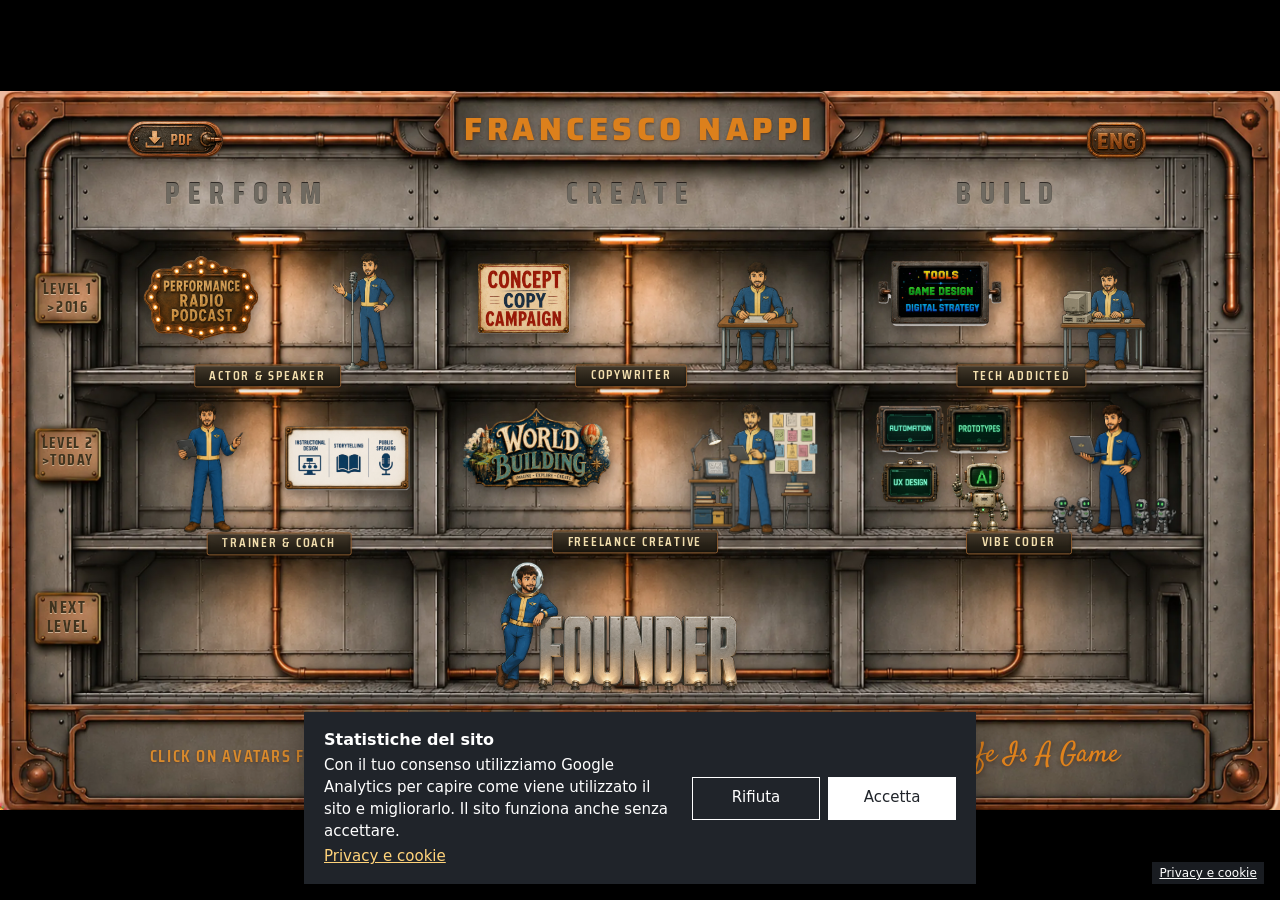
<file: index.html>
<!DOCTYPE html>
<html lang="it" class="loading">
<head>
  <meta charset="UTF-8" />
  <meta name="viewport" content="width=device-width, initial-scale=1.0, viewport-fit=cover" />
  <title>Francesco Nappi | Creative, Trainer, Copywriter e Founder</title>
  <meta name="description" content="Portfolio e CV interattivo di Francesco Nappi: creative, formatore di storytelling e public speaking, copywriter, speaker, vibe coder e founder di Virtòó." />
  <link rel="canonical" href="https://franappi.com/" />
  <meta property="og:type" content="website" />
  <meta property="og:url" content="https://franappi.com/" />
  <meta property="og:title" content="Francesco Nappi | Creative, Trainer, Copywriter e Founder" />
  <meta property="og:description" content="Portfolio e CV interattivo di Francesco Nappi." />
  <link rel="preload" as="image" href="assets/backgrounds/dashboard-desktop-v2.webp" media="(min-width: 821px) and (orientation: landscape)" fetchpriority="high" />
  <link rel="preload" as="image" href="assets/backgrounds/dashboard-mobile-v4.webp" media="(max-width: 820px), (orientation: portrait)" fetchpriority="high" />
  <script>window.setTimeout(function () { document.documentElement.classList.remove("loading"); }, 3000);</script>
  <script type="application/ld+json">
  {
    "@context": "https://schema.org",
    "@type": "ProfilePage",
    "url": "https://franappi.com/",
    "name": "Francesco Nappi | Creative, Trainer, Copywriter e Founder",
    "mainEntity": {
      "@type": "Person",
      "name": "Francesco Nappi",
      "url": "https://franappi.com/",
      "jobTitle": ["Creative", "Trainer", "Copywriter", "Speaker", "Founder"],
      "sameAs": ["https://www.linkedin.com/in/franappi", "https://github.com/napukisan"]
    }
  }
  </script>

  <link rel="icon" type="image/png" href="assets/favicon.png" />

  <!-- Fonts: Saira (display) · Saira Condensed (labels) · Zilla Slab (body) · Satisfy (payoff) -->
  <link rel="preconnect" href="https://fonts.googleapis.com" />
  <link rel="preconnect" href="https://fonts.gstatic.com" crossorigin />
  <link href="https://fonts.googleapis.com/css2?family=Saira:wght@500;600;700;800&family=Saira+Condensed:wght@500;600;700&family=Zilla+Slab:ital,wght@0,400;0,500;0,600;1,400&family=Satisfy&display=swap" rel="stylesheet" />

  <link rel="stylesheet" href="styles.css" />
  <link rel="stylesheet" href="analytics-consent.css" />
</head>
<body>

  <div class="scene">
    <main class="stage" id="stage" data-screen-label="Vault Dashboard" aria-label="Life Is A Game — dashboard">

      <!-- HEADER · nome (layer HTML sul pannello superiore) -->
      <header class="name-plate">
        <h1 class="name" id="name">FRANCESCO NAPPI</h1>
      </header>

      <!-- MENU wrapper (display:contents): lang + CV mantengono le proprie posizioni -->
      <div class="hmenu" id="hmenu">
        <!-- LANGUAGE SWITCH -->
        <div class="lang" role="group" aria-label="Language">
          <button class="lang__btn" id="langIt" type="button" lang="it" aria-label="Italiano">IT</button>
          <span class="lang__sep" aria-hidden="true">/</span>
          <button class="lang__btn" id="langEn" type="button" lang="en" aria-label="English">EN</button>
          <button class="lang__toggle" id="langToggle" type="button" aria-label="Cambia lingua">ITA</button>
        </div>
        <!-- CV -->
        <a class="dossier-btn is-off" id="dossierBtn" href="#" aria-disabled="true">
          <span class="dossier-btn__glyph" aria-hidden="true">▼</span>
          <span class="dossier-btn__label" id="dossierLabel">CV completo (PDF)</span>
        </a>
      </div>

      <!-- TIER PLATES (solo desktop, targhette a sinistra) -->
      <div class="tiers" aria-hidden="true">
        <span class="tierplate" data-tier="play">LEVEL 1 &gt;2016</span>
        <span class="tierplate" data-tier="evolve">LEVEL 2 &gt;TODAY</span>
        <span class="tierplate" data-tier="unlock">NEXT LEVEL</span>
      </div>

      <!-- ROW HEADERS (solo mobile: targhette verticali a sinistra) -->
      <div class="rowheads" aria-hidden="true">
        <span class="rowhead" data-r="play">LEVEL 1</span>
        <span class="rowhead" data-r="evolve">LEVEL 2</span>
        <span class="rowhead" data-r="unlock">NEXT</span>
      </div>

      <!-- COLUMN HEADERS (PERFORM / CREATE / BUILD, incisi sul metallo) -->
      <div class="cols" id="cols" aria-hidden="true"></div>

      <!-- SKILL SIGNS (insegne cliccabili, generate su coordinate di data.js) -->
      <div class="signs" id="signs"></div>

      <!-- ROLE LABELS (targhette sul bordo del pavimento) -->
      <div class="labels" id="labels"></div>

      <!-- RUOLI (7 hotspot generati da script.js su coordinate di data.js) -->
      <nav class="roles" id="roles" aria-label="Ruoli"></nav>

      <!-- FOOTER · hotspot sui bottoni social dipinti nella dashboard -->
      <nav class="socials" aria-label="Contatti e social">
        <a class="social" id="socLinkedin" data-soc="linkedin" target="_blank" rel="noopener noreferrer" aria-label="LinkedIn"><img class="social__icon" src="assets/social/linkedin.webp" alt="" draggable="false" /></a>
        <a class="social" id="socGithub" data-soc="github" target="_blank" rel="noopener noreferrer" aria-label="GitHub"><img class="social__icon" src="assets/social/github.webp" alt="" draggable="false" /></a>
        <a class="social" id="socEmail" data-soc="email" aria-label="Email"><img class="social__icon" src="assets/social/email.webp" alt="" draggable="false" /></a>
      </nav>

      <!-- BOTTOM BAR · mail/payoff (il CV è ora nel menu hamburger) -->
      <p class="bar-mail" id="barMail">CLICK ON AVATARS FOR DETAILS</p>
      <p class="payoff">Life Is A Game</p>

      <nav class="visually-hidden-focusable" aria-label="Versioni testuali">
        <a class="profile-link" id="profileLinkIt" data-lang="it" href="profilo.html">Versione testuale</a>
        <a class="profile-link" id="profileLinkEn" data-lang="en" href="profile.html" lang="en">Text version</a>
      </nav>

      <!-- ROBOTTINO AI (decorativo, solo mobile, accanto al vibe coder) -->

    </main>
  </div>

  <!-- ============= POPUP / DOSSIER ============= -->
  <div class="modal" id="modal" hidden data-screen-label="Role Dossier">
    <div class="modal__backdrop" data-close="1"></div>
    <article class="dossier" role="dialog" aria-modal="true" aria-labelledby="dTitle">
      <header class="dossier__head">
        <div class="dossier__id">
          <span class="dossier__tier" id="dTier">TIER 01 · PLAY</span>
          <h2 class="dossier__title" id="dTitle">Role</h2>
        </div>
        <span class="dossier__file" id="dFile">FILE 1/7</span>
        <button class="dossier__close" id="dClose" type="button" data-close="1" aria-label="Chiudi">✕</button>
      </header>
      <div class="dossier__body" id="dBody"><!-- contenuto generato --></div>
    </article>
  </div>

  <noscript>
    <div class="nojs">
      <p><strong>FRANCESCO NAPPI — Life Is A Game.</strong><br />
      Questo CV interattivo richiede JavaScript. In alternativa:
      Il CV completo (PDF) sarà disponibile prossimamente.</p>
    </div>
  </noscript>

  <script src="data.js"></script>
  <script src="script.js"></script><script src="analytics-consent.js"></script>
</body>
</html>
</file>
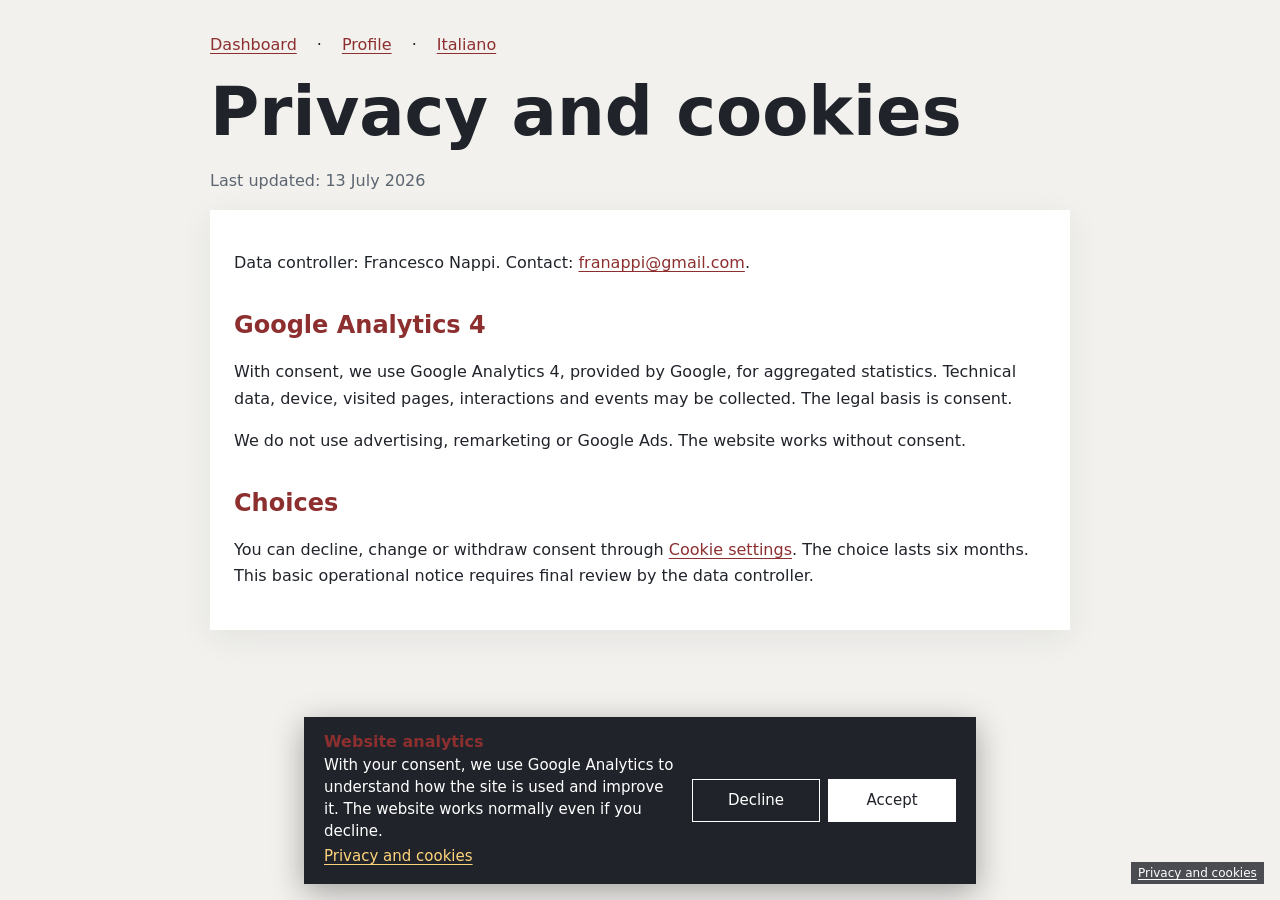
<file: privacy-en.html>
<!doctype html><html lang="en"><head><meta charset="utf-8"><meta name="viewport" content="width=device-width,initial-scale=1"><title>Privacy and cookies | Francesco Nappi</title><meta name="description" content="Privacy and cookie information for franappi.com."><meta name="robots" content="noindex,follow"><link rel="canonical" href="https://franappi.com/privacy-en.html"><link rel="alternate" hreflang="it" href="https://franappi.com/privacy.html"><link rel="alternate" hreflang="en" href="https://franappi.com/privacy-en.html"><link rel="stylesheet" href="profile.css"><link rel="stylesheet" href="analytics-consent.css"></head><body><main class="page"><nav><a href="/">Dashboard</a> · <a href="profile.html">Profile</a> · <a href="privacy.html">Italiano</a></nav><h1>Privacy and cookies</h1><p class="meta">Last updated: 13 July 2026</p><article class="paper"><p>Data controller: Francesco Nappi. Contact: <a href="mailto:franappi@gmail.com">franappi@gmail.com</a>.</p><h2>Google Analytics 4</h2><p>With consent, we use Google Analytics 4, provided by Google, for aggregated statistics. Technical data, device, visited pages, interactions and events may be collected. The legal basis is consent.</p><p>We do not use advertising, remarketing or Google Ads. The website works without consent.</p><h2>Choices</h2><p>You can decline, change or withdraw consent through <a href="#" data-analytics-preferences="1">Cookie settings</a>. The choice lasts six months. This basic operational notice requires final review by the data controller.</p></article></main><script src="analytics-consent.js"></script></body></html>
</file>
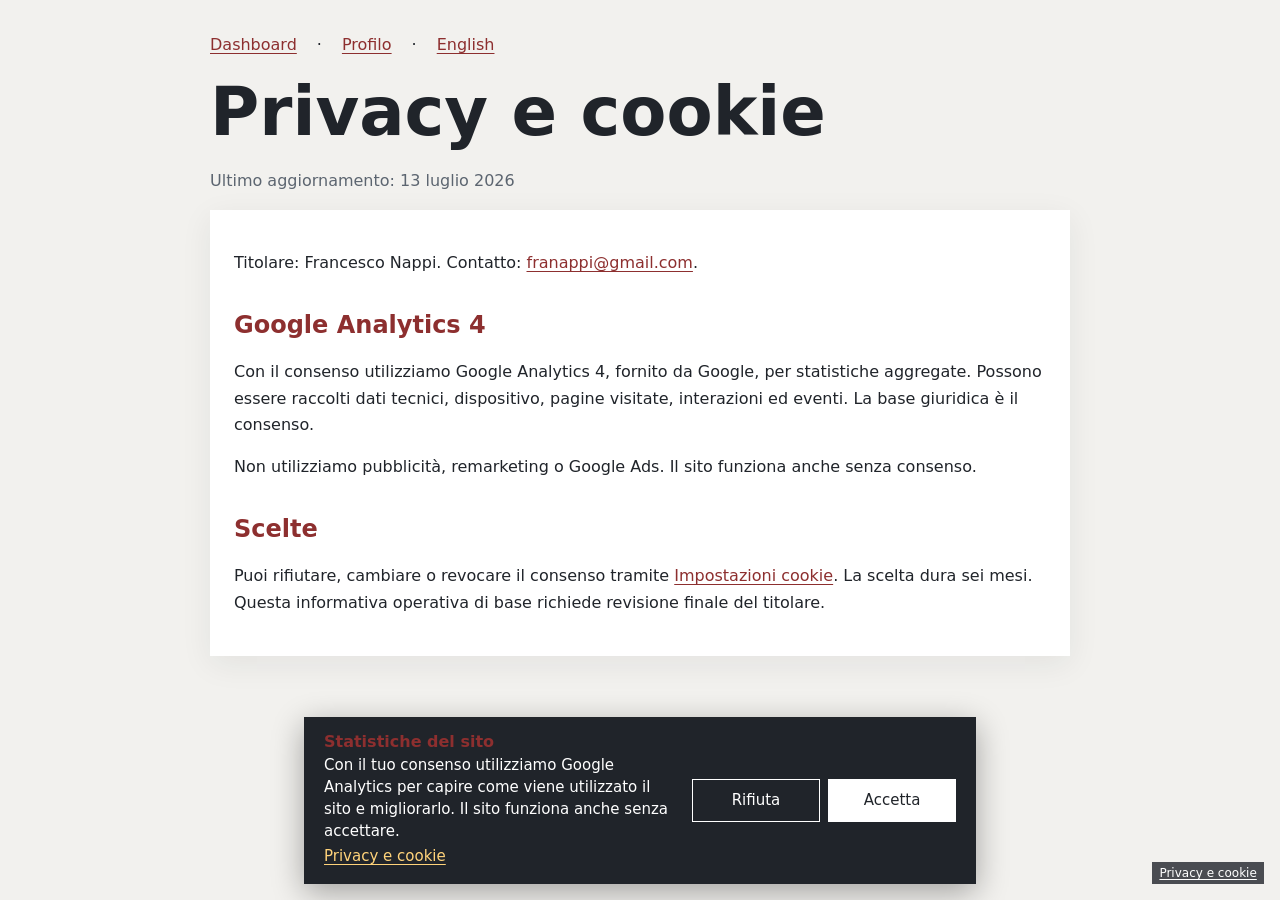
<file: privacy.html>
<!doctype html><html lang="it"><head><meta charset="utf-8"><meta name="viewport" content="width=device-width,initial-scale=1"><title>Privacy e cookie | Francesco Nappi</title><meta name="description" content="Informativa privacy e cookie di franappi.com."><meta name="robots" content="noindex,follow"><link rel="canonical" href="https://franappi.com/privacy.html"><link rel="alternate" hreflang="it" href="https://franappi.com/privacy.html"><link rel="alternate" hreflang="en" href="https://franappi.com/privacy-en.html"><link rel="stylesheet" href="profile.css"><link rel="stylesheet" href="analytics-consent.css"></head><body><main class="page"><nav><a href="/">Dashboard</a> · <a href="profilo.html">Profilo</a> · <a href="privacy-en.html">English</a></nav><h1>Privacy e cookie</h1><p class="meta">Ultimo aggiornamento: 13 luglio 2026</p><article class="paper"><p>Titolare: Francesco Nappi. Contatto: <a href="mailto:franappi@gmail.com">franappi@gmail.com</a>.</p><h2>Google Analytics 4</h2><p>Con il consenso utilizziamo Google Analytics 4, fornito da Google, per statistiche aggregate. Possono essere raccolti dati tecnici, dispositivo, pagine visitate, interazioni ed eventi. La base giuridica è il consenso.</p><p>Non utilizziamo pubblicità, remarketing o Google Ads. Il sito funziona anche senza consenso.</p><h2>Scelte</h2><p>Puoi rifiutare, cambiare o revocare il consenso tramite <a href="#" data-analytics-preferences="1">Impostazioni cookie</a>. La scelta dura sei mesi. Questa informativa operativa di base richiede revisione finale del titolare.</p></article></main><script src="analytics-consent.js"></script></body></html>
</file>
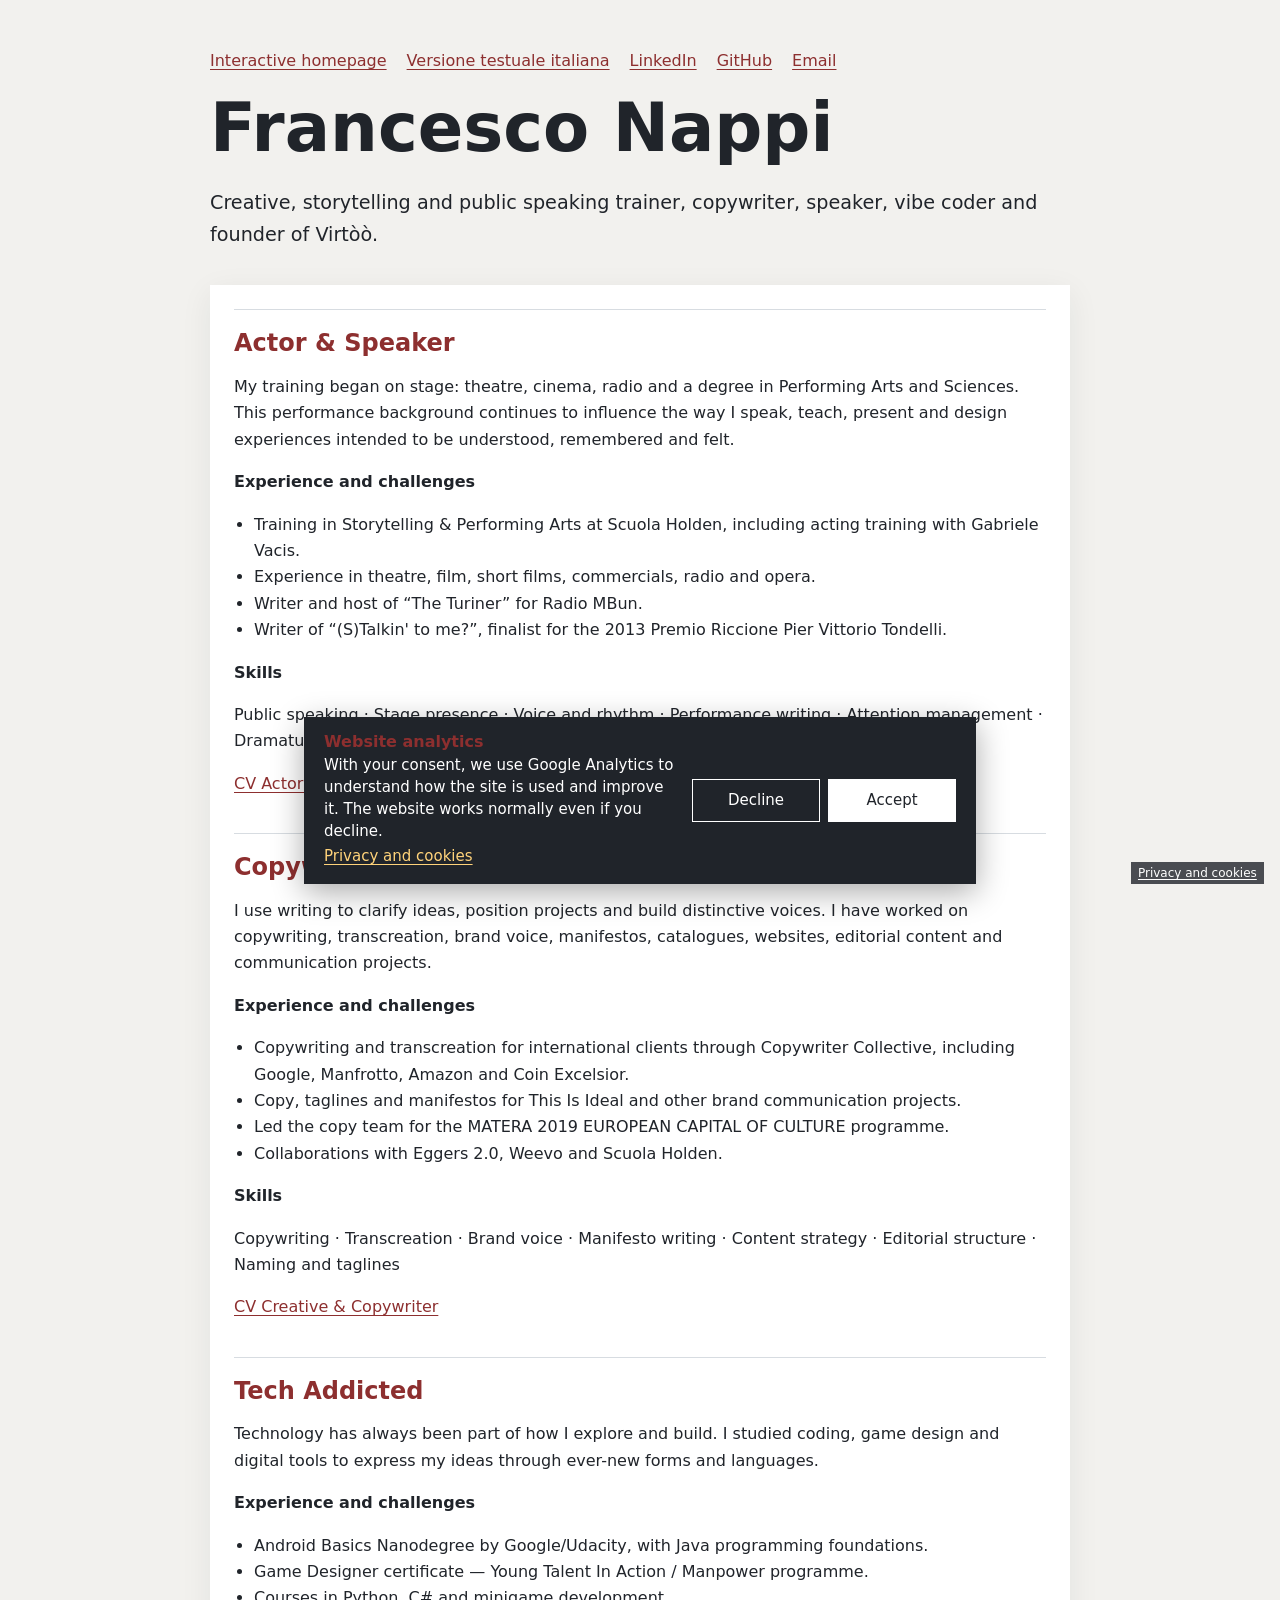
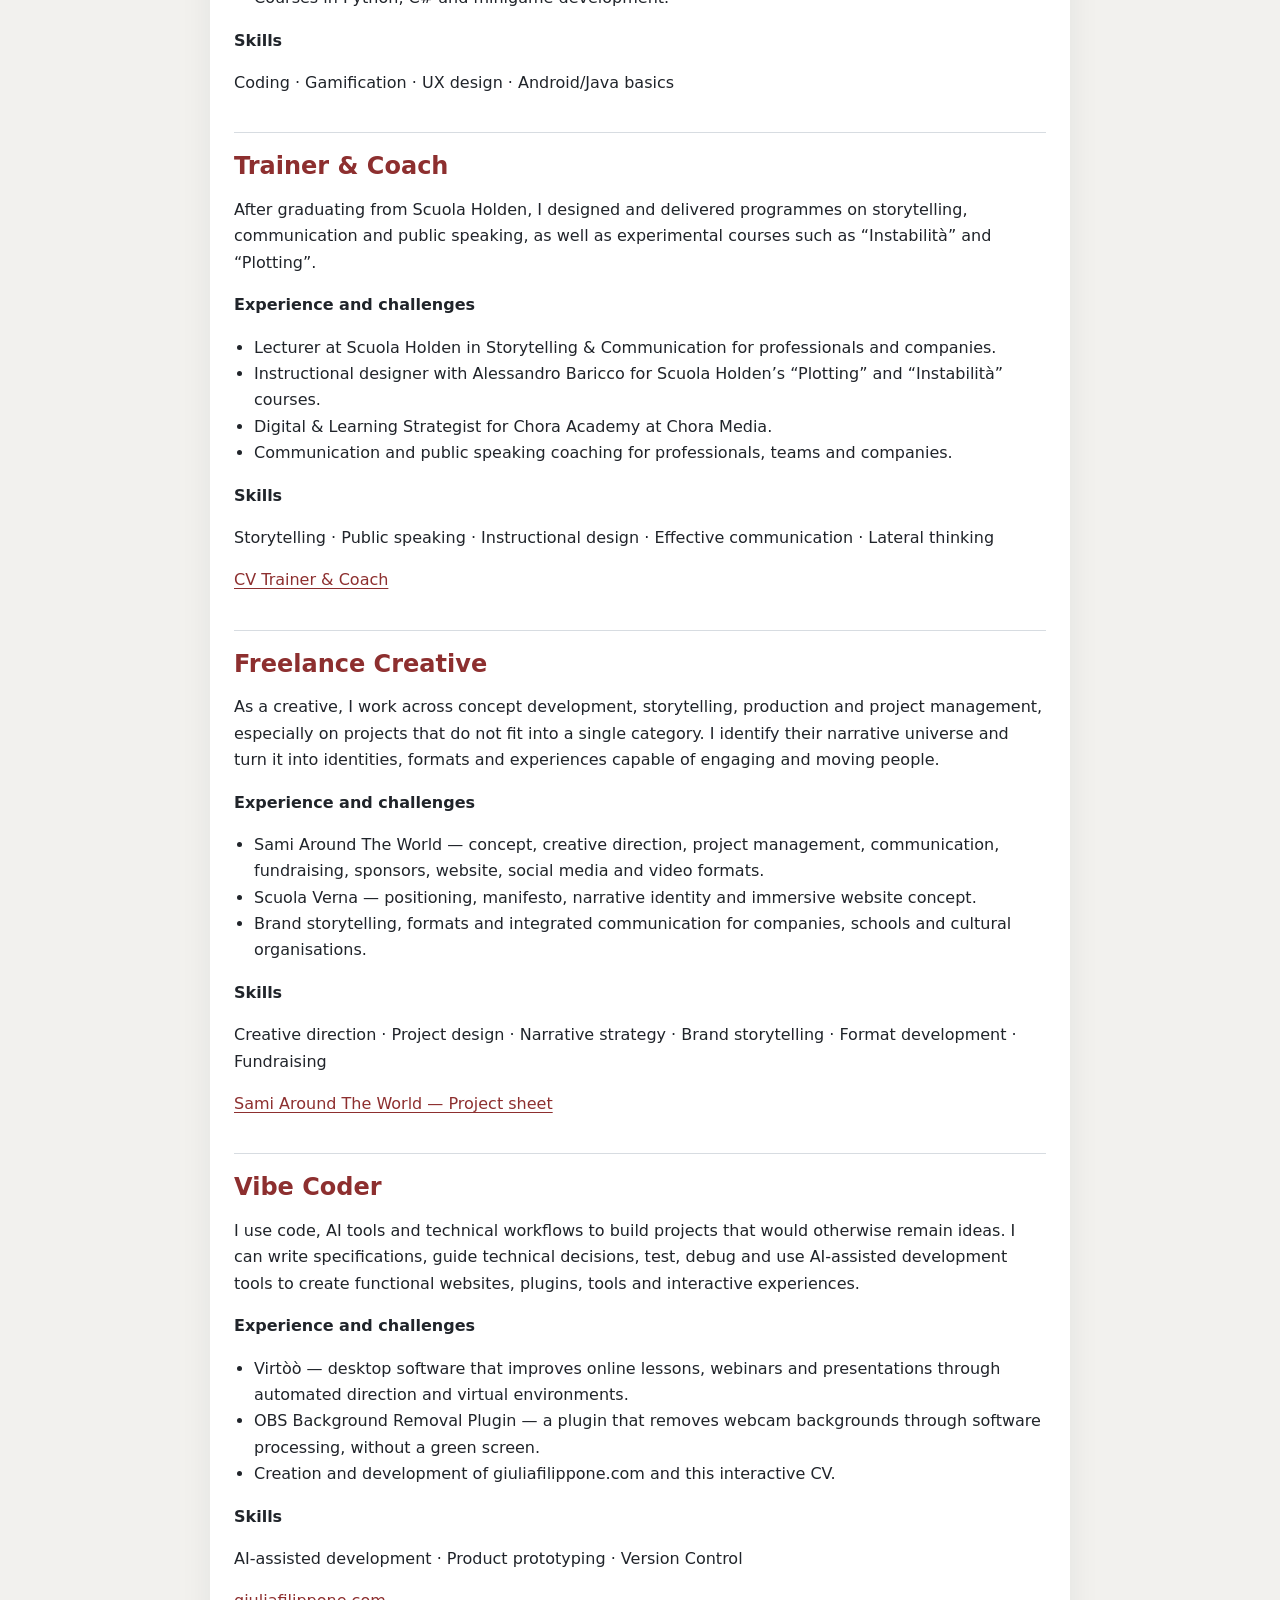
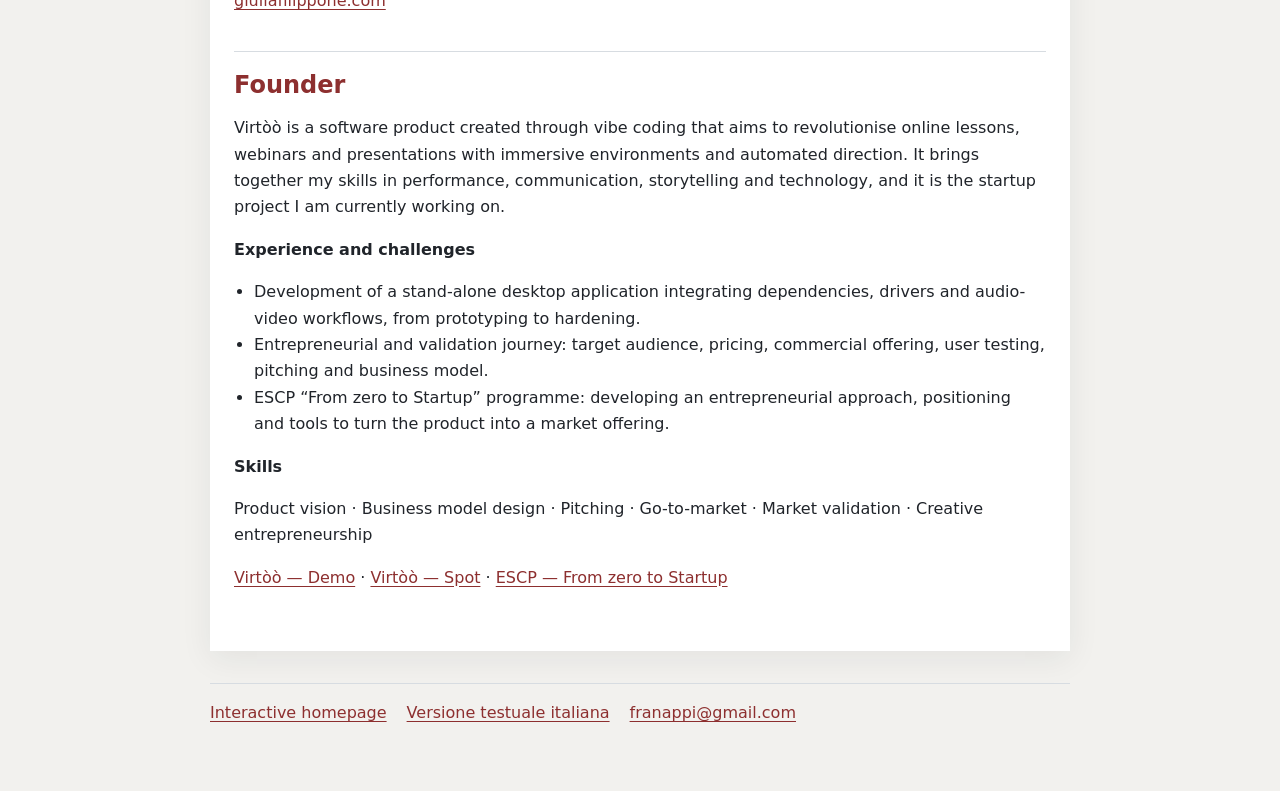
<file: profile.html>
<!doctype html>
<html lang="en">
<head>
  <meta charset="utf-8"><meta name="viewport" content="width=device-width, initial-scale=1">
  <title>Francesco Nappi | Professional Profile</title>
  <meta name="description" content="Professional profile of Francesco Nappi: creative, storytelling and public speaking trainer, copywriter, speaker, creative developer and founder of Virtòò.">
  <link rel="canonical" href="https://franappi.com/profile.html">
  <link rel="alternate" hreflang="it" href="https://franappi.com/profilo.html"><link rel="alternate" hreflang="en" href="https://franappi.com/profile.html"><link rel="alternate" hreflang="x-default" href="https://franappi.com/">
  <link rel="stylesheet" href="profile.css"><link rel="stylesheet" href="analytics-consent.css">
</head>
<body><div class="page">
<header><nav aria-label="Navigation"><a href="/">Interactive homepage</a><a href="/profilo.html" lang="it">Versione testuale italiana</a><a href="https://www.linkedin.com/in/franappi" target="_blank" rel="noopener noreferrer">LinkedIn</a><a href="https://github.com/napukisan" target="_blank" rel="noopener noreferrer">GitHub</a><a href="mailto:franappi@gmail.com">Email</a></nav><h1>Francesco Nappi</h1><p class="intro">Creative, storytelling and public speaking trainer, copywriter, speaker, vibe coder and founder of Virtòò.</p></header>
<main class="paper">
<article class="role"><h2>Actor &amp; Speaker</h2><p>My training began on stage: theatre, cinema, radio and a degree in Performing Arts and Sciences. This performance background continues to influence the way I speak, teach, present and design experiences intended to be understood, remembered and felt.</p><h3>Experience and challenges</h3><ul><li>Training in Storytelling &amp; Performing Arts at Scuola Holden, including acting training with Gabriele Vacis.</li><li>Experience in theatre, film, short films, commercials, radio and opera.</li><li>Writer and host of “The Turiner” for Radio MBun.</li><li>Writer of “(S)Talkin' to me?”, finalist for the 2013 Premio Riccione Pier Vittorio Tondelli.</li></ul><h3>Skills</h3><p>Public speaking · Stage presence · Voice and rhythm · Performance writing · Attention management · Dramaturgy</p><p><a href="downloads/Francesco Nappi - Actor & Speaker -ENG.pdf">CV Actor &amp; Speaker</a> · <a href="https://www.youtube.com/watch?v=BMj9e3N5IOQ" target="_blank" rel="noopener noreferrer">Showreel / selected videos</a></p></article>
<article class="role"><h2>Copywriter</h2><p>I use writing to clarify ideas, position projects and build distinctive voices. I have worked on copywriting, transcreation, brand voice, manifestos, catalogues, websites, editorial content and communication projects.</p><h3>Experience and challenges</h3><ul><li>Copywriting and transcreation for international clients through Copywriter Collective, including Google, Manfrotto, Amazon and Coin Excelsior.</li><li>Copy, taglines and manifestos for This Is Ideal and other brand communication projects.</li><li>Led the copy team for the MATERA 2019 EUROPEAN CAPITAL OF CULTURE programme.</li><li>Collaborations with Eggers 2.0, Weevo and Scuola Holden.</li></ul><h3>Skills</h3><p>Copywriting · Transcreation · Brand voice · Manifesto writing · Content strategy · Editorial structure · Naming and taglines</p><p><a href="downloads/Francesco Nappi - Creative & Copywriter -ENG.pdf">CV Creative &amp; Copywriter</a></p></article>
<article class="role"><h2>Tech Addicted</h2><p>Technology has always been part of how I explore and build. I studied coding, game design and digital tools to express my ideas through ever-new forms and languages.</p><h3>Experience and challenges</h3><ul><li>Android Basics Nanodegree by Google/Udacity, with Java programming foundations.</li><li>Game Designer certificate — Young Talent In Action / Manpower programme.</li><li>Courses in Python, C# and minigame development.</li></ul><h3>Skills</h3><p>Coding · Gamification · UX design · Android/Java basics</p></article>
<article class="role"><h2>Trainer &amp; Coach</h2><p>After graduating from Scuola Holden, I designed and delivered programmes on storytelling, communication and public speaking, as well as experimental courses such as “Instabilità” and “Plotting”.</p><h3>Experience and challenges</h3><ul><li>Lecturer at Scuola Holden in Storytelling &amp; Communication for professionals and companies.</li><li>Instructional designer with Alessandro Baricco for Scuola Holden’s “Plotting” and “Instabilità” courses.</li><li>Digital &amp; Learning Strategist for Chora Academy at Chora Media.</li><li>Communication and public speaking coaching for professionals, teams and companies.</li></ul><h3>Skills</h3><p>Storytelling · Public speaking · Instructional design · Effective communication · Lateral thinking</p><p><a href="downloads/Francesco Nappi - Trainer & Coach -ENG.pdf">CV Trainer &amp; Coach</a></p></article>
<article class="role"><h2>Freelance Creative</h2><p>As a creative, I work across concept development, storytelling, production and project management, especially on projects that do not fit into a single category. I identify their narrative universe and turn it into identities, formats and experiences capable of engaging and moving people.</p><h3>Experience and challenges</h3><ul><li>Sami Around The World — concept, creative direction, project management, communication, fundraising, sponsors, website, social media and video formats.</li><li>Scuola Verna — positioning, manifesto, narrative identity and immersive website concept.</li><li>Brand storytelling, formats and integrated communication for companies, schools and cultural organisations.</li></ul><h3>Skills</h3><p>Creative direction · Project design · Narrative strategy · Brand storytelling · Format development · Fundraising</p><p><a href="downloads/Sami Around The World - Scheda Progetto.pdf">Sami Around The World — Project sheet</a></p></article>
<article class="role"><h2>Vibe Coder</h2><p>I use code, AI tools and technical workflows to build projects that would otherwise remain ideas. I can write specifications, guide technical decisions, test, debug and use AI-assisted development tools to create functional websites, plugins, tools and interactive experiences.</p><h3>Experience and challenges</h3><ul><li>Virtòò — desktop software that improves online lessons, webinars and presentations through automated direction and virtual environments.</li><li>OBS Background Removal Plugin — a plugin that removes webcam backgrounds through software processing, without a green screen.</li><li>Creation and development of giuliafilippone.com and this interactive CV.</li></ul><h3>Skills</h3><p>AI-assisted development · Product prototyping · Version Control</p><p><a href="https://giuliafilippone.com" target="_blank" rel="noopener noreferrer">giuliafilippone.com</a></p></article>
<article class="role"><h2>Founder</h2><p>Virtòò is a software product created through vibe coding that aims to revolutionise online lessons, webinars and presentations with immersive environments and automated direction. It brings together my skills in performance, communication, storytelling and technology, and it is the startup project I am currently working on.</p><h3>Experience and challenges</h3><ul><li>Development of a stand-alone desktop application integrating dependencies, drivers and audio-video workflows, from prototyping to hardening.</li><li>Entrepreneurial and validation journey: target audience, pricing, commercial offering, user testing, pitching and business model.</li><li>ESCP “From zero to Startup” programme: developing an entrepreneurial approach, positioning and tools to turn the product into a market offering.</li></ul><h3>Skills</h3><p>Product vision · Business model design · Pitching · Go-to-market · Market validation · Creative entrepreneurship</p><p><a href="https://youtu.be/YYjLBOxgwNY" target="_blank" rel="noopener noreferrer">Virtòò — Demo</a> · <a href="https://youtu.be/ICgZiA20YP8?si=psfSJ0y4LdeICYTX" target="_blank" rel="noopener noreferrer">Virtòò — Spot</a> · <a href="downloads/ESCP - From zero to Startup.jfif">ESCP — From zero to Startup</a></p></article>
</main><footer><nav aria-label="Footer navigation"><a href="/">Interactive homepage</a><a href="/profilo.html" lang="it">Versione testuale italiana</a><a href="mailto:franappi@gmail.com">franappi@gmail.com</a></nav></footer>
</div><script src="analytics-consent.js"></script></body></html>
</file>
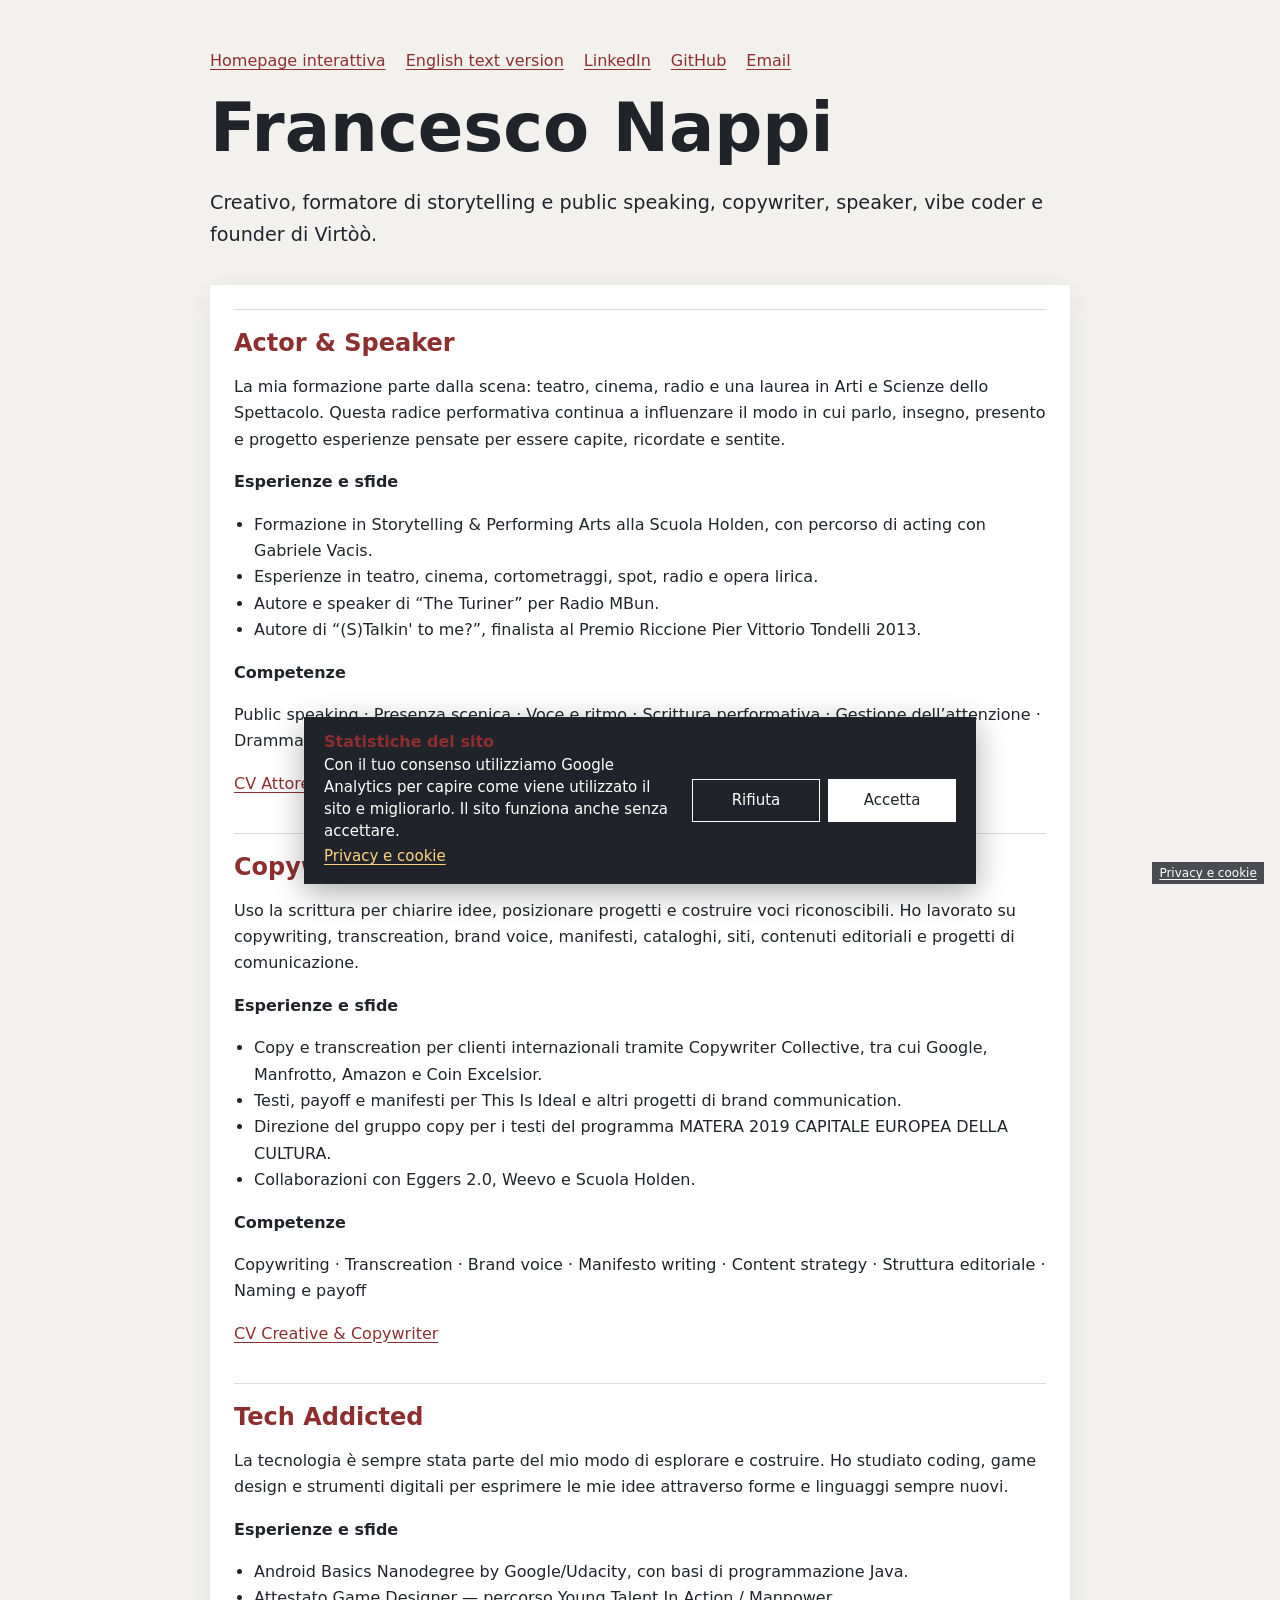
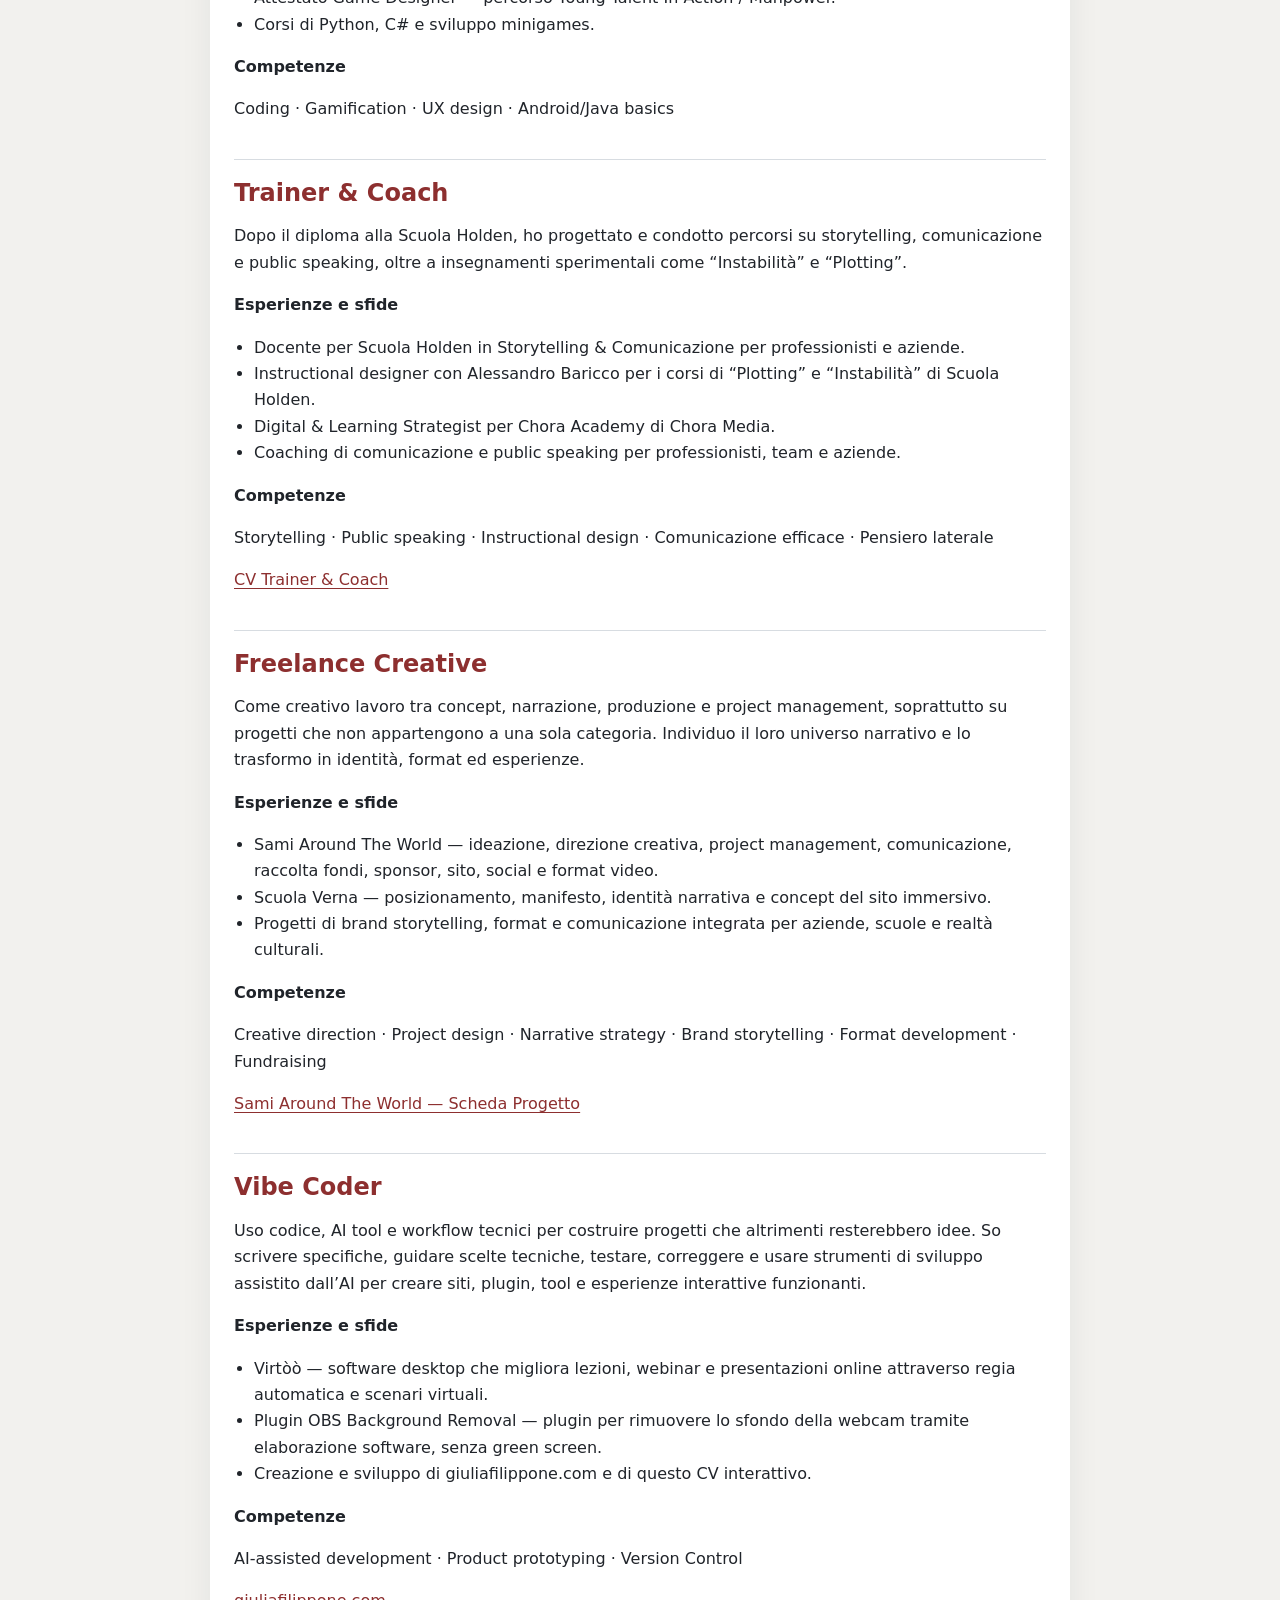
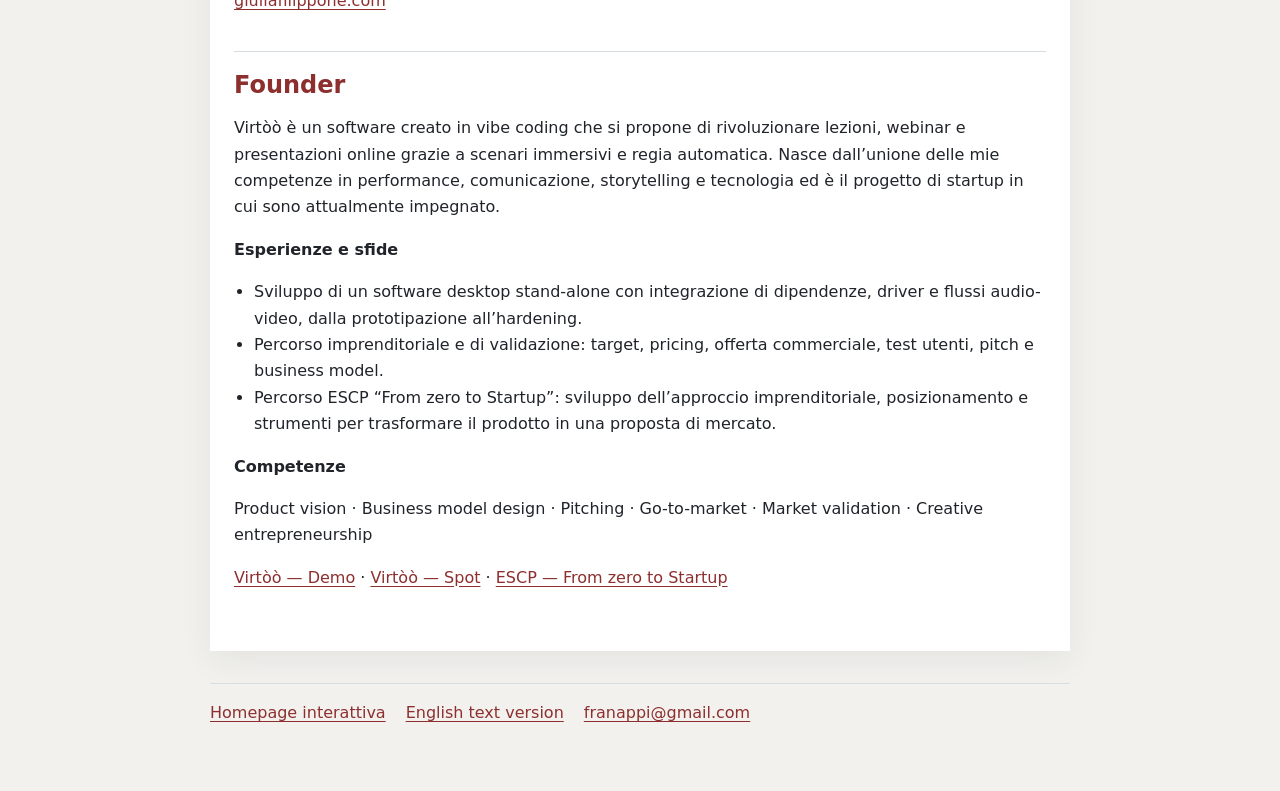
<file: profilo.html>
<!doctype html>
<html lang="it">
<head>
  <meta charset="utf-8"><meta name="viewport" content="width=device-width, initial-scale=1">
  <title>Francesco Nappi | Profilo professionale</title>
  <meta name="description" content="Profilo professionale di Francesco Nappi: creativo, formatore di storytelling e public speaking, copywriter, speaker, sviluppatore creativo e founder di Virtòò.">
  <link rel="canonical" href="https://franappi.com/profilo.html">
  <link rel="alternate" hreflang="it" href="https://franappi.com/profilo.html"><link rel="alternate" hreflang="en" href="https://franappi.com/profile.html"><link rel="alternate" hreflang="x-default" href="https://franappi.com/">
  <link rel="stylesheet" href="profile.css"><link rel="stylesheet" href="analytics-consent.css">
</head>
<body><div class="page">
  <header><nav aria-label="Navigazione"><a href="/">Homepage interattiva</a><a href="/profile.html" lang="en">English text version</a><a href="https://www.linkedin.com/in/franappi" target="_blank" rel="noopener noreferrer">LinkedIn</a><a href="https://github.com/napukisan" target="_blank" rel="noopener noreferrer">GitHub</a><a href="mailto:franappi@gmail.com">Email</a></nav><h1>Francesco Nappi</h1><p class="intro">Creativo, formatore di storytelling e public speaking, copywriter, speaker, vibe coder e founder di Virtòò.</p></header>
  <main class="paper">
    <article class="role"><h2>Actor &amp; Speaker</h2><p>La mia formazione parte dalla scena: teatro, cinema, radio e una laurea in Arti e Scienze dello Spettacolo. Questa radice performativa continua a influenzare il modo in cui parlo, insegno, presento e progetto esperienze pensate per essere capite, ricordate e sentite.</p><h3>Esperienze e sfide</h3><ul><li>Formazione in Storytelling &amp; Performing Arts alla Scuola Holden, con percorso di acting con Gabriele Vacis.</li><li>Esperienze in teatro, cinema, cortometraggi, spot, radio e opera lirica.</li><li>Autore e speaker di “The Turiner” per Radio MBun.</li><li>Autore di “(S)Talkin' to me?”, finalista al Premio Riccione Pier Vittorio Tondelli 2013.</li></ul><h3>Competenze</h3><p>Public speaking · Presenza scenica · Voce e ritmo · Scrittura performativa · Gestione dell’attenzione · Drammaturgia</p><p><a href="downloads/Francesco Nappi - Actor & Speaker -ITA.pdf">CV Attore &amp; Speaker</a> · <a href="https://www.youtube.com/watch?v=BMj9e3N5IOQ" target="_blank" rel="noopener noreferrer">Showreel / video selezionati</a></p></article>
    <article class="role"><h2>Copywriter</h2><p>Uso la scrittura per chiarire idee, posizionare progetti e costruire voci riconoscibili. Ho lavorato su copywriting, transcreation, brand voice, manifesti, cataloghi, siti, contenuti editoriali e progetti di comunicazione.</p><h3>Esperienze e sfide</h3><ul><li>Copy e transcreation per clienti internazionali tramite Copywriter Collective, tra cui Google, Manfrotto, Amazon e Coin Excelsior.</li><li>Testi, payoff e manifesti per This Is Ideal e altri progetti di brand communication.</li><li>Direzione del gruppo copy per i testi del programma MATERA 2019 CAPITALE EUROPEA DELLA CULTURA.</li><li>Collaborazioni con Eggers 2.0, Weevo e Scuola Holden.</li></ul><h3>Competenze</h3><p>Copywriting · Transcreation · Brand voice · Manifesto writing · Content strategy · Struttura editoriale · Naming e payoff</p><p><a href="downloads/Francesco Nappi - Creative & Copywriter -ITA.pdf">CV Creative &amp; Copywriter</a></p></article>
    <article class="role"><h2>Tech Addicted</h2><p>La tecnologia è sempre stata parte del mio modo di esplorare e costruire. Ho studiato coding, game design e strumenti digitali per esprimere le mie idee attraverso forme e linguaggi sempre nuovi.</p><h3>Esperienze e sfide</h3><ul><li>Android Basics Nanodegree by Google/Udacity, con basi di programmazione Java.</li><li>Attestato Game Designer — percorso Young Talent In Action / Manpower.</li><li>Corsi di Python, C# e sviluppo minigames.</li></ul><h3>Competenze</h3><p>Coding · Gamification · UX design · Android/Java basics</p></article>
    <article class="role"><h2>Trainer &amp; Coach</h2><p>Dopo il diploma alla Scuola Holden, ho progettato e condotto percorsi su storytelling, comunicazione e public speaking, oltre a insegnamenti sperimentali come “Instabilità” e “Plotting”.</p><h3>Esperienze e sfide</h3><ul><li>Docente per Scuola Holden in Storytelling &amp; Comunicazione per professionisti e aziende.</li><li>Instructional designer con Alessandro Baricco per i corsi di “Plotting” e “Instabilità” di Scuola Holden.</li><li>Digital &amp; Learning Strategist per Chora Academy di Chora Media.</li><li>Coaching di comunicazione e public speaking per professionisti, team e aziende.</li></ul><h3>Competenze</h3><p>Storytelling · Public speaking · Instructional design · Comunicazione efficace · Pensiero laterale</p><p><a href="downloads/Francesco Nappi - Trainer & Coach -ITA.pdf">CV Trainer &amp; Coach</a></p></article>
    <article class="role"><h2>Freelance Creative</h2><p>Come creativo lavoro tra concept, narrazione, produzione e project management, soprattutto su progetti che non appartengono a una sola categoria. Individuo il loro universo narrativo e lo trasformo in identità, format ed esperienze.</p><h3>Esperienze e sfide</h3><ul><li>Sami Around The World — ideazione, direzione creativa, project management, comunicazione, raccolta fondi, sponsor, sito, social e format video.</li><li>Scuola Verna — posizionamento, manifesto, identità narrativa e concept del sito immersivo.</li><li>Progetti di brand storytelling, format e comunicazione integrata per aziende, scuole e realtà culturali.</li></ul><h3>Competenze</h3><p>Creative direction · Project design · Narrative strategy · Brand storytelling · Format development · Fundraising</p><p><a href="downloads/Sami Around The World - Scheda Progetto.pdf">Sami Around The World — Scheda Progetto</a></p></article>
    <article class="role"><h2>Vibe Coder</h2><p>Uso codice, AI tool e workflow tecnici per costruire progetti che altrimenti resterebbero idee. So scrivere specifiche, guidare scelte tecniche, testare, correggere e usare strumenti di sviluppo assistito dall’AI per creare siti, plugin, tool e esperienze interattive funzionanti.</p><h3>Esperienze e sfide</h3><ul><li>Virtòò — software desktop che migliora lezioni, webinar e presentazioni online attraverso regia automatica e scenari virtuali.</li><li>Plugin OBS Background Removal — plugin per rimuovere lo sfondo della webcam tramite elaborazione software, senza green screen.</li><li>Creazione e sviluppo di giuliafilippone.com e di questo CV interattivo.</li></ul><h3>Competenze</h3><p>AI-assisted development · Product prototyping · Version Control</p><p><a href="https://giuliafilippone.com" target="_blank" rel="noopener noreferrer">giuliafilippone.com</a></p></article>
    <article class="role"><h2>Founder</h2><p>Virtòò è un software creato in vibe coding che si propone di rivoluzionare lezioni, webinar e presentazioni online grazie a scenari immersivi e regia automatica. Nasce dall’unione delle mie competenze in performance, comunicazione, storytelling e tecnologia ed è il progetto di startup in cui sono attualmente impegnato.</p><h3>Esperienze e sfide</h3><ul><li>Sviluppo di un software desktop stand-alone con integrazione di dipendenze, driver e flussi audio-video, dalla prototipazione all’hardening.</li><li>Percorso imprenditoriale e di validazione: target, pricing, offerta commerciale, test utenti, pitch e business model.</li><li>Percorso ESCP “From zero to Startup”: sviluppo dell’approccio imprenditoriale, posizionamento e strumenti per trasformare il prodotto in una proposta di mercato.</li></ul><h3>Competenze</h3><p>Product vision · Business model design · Pitching · Go-to-market · Market validation · Creative entrepreneurship</p><p><a href="https://youtu.be/YYjLBOxgwNY" target="_blank" rel="noopener noreferrer">Virtòò — Demo</a> · <a href="https://youtu.be/ICgZiA20YP8?si=psfSJ0y4LdeICYTX" target="_blank" rel="noopener noreferrer">Virtòò — Spot</a> · <a href="downloads/ESCP - From zero to Startup.jfif">ESCP — From zero to Startup</a></p></article>
  </main>
  <footer><nav aria-label="Navigazione finale"><a href="/">Homepage interattiva</a><a href="/profile.html" lang="en">English text version</a><a href="mailto:franappi@gmail.com">franappi@gmail.com</a></nav></footer>
</div><script src="analytics-consent.js"></script></body></html>
</file>
<file: styles.css>
/* =====================================================================
   LIFE IS A GAME — styles.css
   Layout a layer sopra le dashboard bitmap.
   - Desktop : assets/backgrounds/dashboard-desktop-v2.webp (16:9)
   - Mobile  : assets/backgrounds/dashboard-mobile-v4.webp (verticale)
   Il layout mobile è la classe `layout-m` sul <body> (gestita da
   script.js con matchMedia: portrait oppure larghezza ≤ 820px;
   forzabile con ?layout=m / ?layout=d per test).
   Tutte le misure overlay sono in % / cqw / cqh della dashboard,
   così ogni layer scala con lo sfondo senza deformazioni.
   Coordinate avatar: in data.js. Coordinate socials/targhe/nome: qui.
   ===================================================================== */

:root {
  --font-display: "Saira", system-ui, sans-serif;
  --font-cond: "Saira Condensed", "Saira", system-ui, sans-serif;
  --font-body: "Zilla Slab", Georgia, serif;
  --font-mono: ui-monospace, "SF Mono", "Cascadia Mono", Menlo, Consolas, monospace;

  --copper-hi: #edbd8a;
  --copper: #b06a35;
  --copper-deep: #7c4318;
  --ink: #33271a;
  --ink-soft: #5c4326;
  --glow: rgba(255, 176, 74, 0.55);
}

* { box-sizing: border-box; }
html, body { margin: 0; padding: 0; }

body {
  font-family: var(--font-body);
  color: var(--ink);
  background: #000;
}
body.has-modal { overflow: hidden; }

a { color: #8a4a1c; }
a:hover { color: #b06a30; }

img { -webkit-user-drag: none; user-select: none; }

/* =====================================================  SCENE / STAGE */

.scene {
  min-height: 100svh;
  display: grid;
  place-items: center;
  background: #000;
}

.stage {
  position: relative;
  width: min(100vw, calc(100svh * 1.78125));
  aspect-ratio: 2736 / 1536;
  container-type: size;
  background-image: url("assets/backgrounds/dashboard-desktop-v2.webp");
  background-size: 100% 100%;
  background-repeat: no-repeat;
}

/* =====================================================  HEADER / NAME */

.name-plate {
  position: absolute;
  left: 32%; top: 1.2%;
  width: 36%; height: 8.3%;
  display: grid; place-items: center;
  pointer-events: none;
}
.name {
  margin: 0;
  max-width: 96%;
  font-family: var(--font-display);
  font-weight: 800;
  font-size: 2.5cqw;
  letter-spacing: 0.14em;
  color: #dc801c;
  text-shadow: 0 0.09cqw 0.28cqw rgba(60, 25, 0, 0.4), 0 0.05cqw 0 rgba(50, 32, 10, 0.25);
  white-space: nowrap;
}

/* ==================================================  LANGUAGE SWITCH */

.lang {
  position: absolute;
  top: 4.28%; right: 10.5%;
  display: block;
}
.lang__sep { display: none; }
.lang__btn { display: none; }

/* ===============================  HAMBURGER + MENU (base = desktop)
   Desktop: .hmenu è trasparente (display:contents) e lang + CV restano
   nelle loro posizioni assolute; l'hamburger e le row-head sono nascosti.
   Il mobile ridefinisce tutto più sotto.                              */
.hamburger { display: none; }
.hmenu { display: contents; }
.rowheads { display: contents; }
.rowhead { display: none; }
/* lingua: bottone-icona ITA/ENG (immagine impostata da script.js) */
.lang__toggle {
  display: block; width: 4.6cqw; aspect-ratio: 1.59; padding: 0;
  border: 0; background: center / contain no-repeat;
  background-image: url("assets/ui/btn-eng.webp");
  font-size: 0; color: transparent; cursor: pointer;
  filter: drop-shadow(0 0.12cqw 0.2cqw rgba(20, 10, 2, 0.5));
  transition: transform 0.15s ease;
}
.lang__toggle:hover { transform: scale(1.05); }
.lang__toggle:focus-visible { outline: 0.25cqw solid var(--glow); outline-offset: 0.2cqw; }
.role .role__img--m { display: none; }
.m-robot { display: none; }

/* ====================================================  TIER PLATES  */

.tiers { display: contents; }
.tierplate {
  position: absolute;
  left: 3%; width: 4.6%;
  display: grid; place-items: center; align-content: center;
  text-align: center;
  font-family: var(--font-cond);
  font-weight: 700;
  font-size: 1.2cqw;
  line-height: 1.15;
  letter-spacing: 0.1em;
  color: #40331e;
  text-shadow: 0 1px 0 rgba(255, 244, 220, 0.5);
  pointer-events: none;
}
.tierplate[data-tier="play"]   { top: 26.2%; height: 5.45%; }
.tierplate[data-tier="evolve"] { top: 47.2%; height: 6.18%; }
.tierplate[data-tier="unlock"] { top: 69.9%; height: 6.48%; font-size: 1.28cqw; }

/* ================================================  COLUMN HEADERS  */

.cols { display: contents; }
.col-head {
  position: absolute;
  left: var(--ccx);
  top: 14.2%;
  transform: translate(-50%, -50%);
  font-family: var(--font-cond);
  font-weight: 700;
  font-size: 2.35cqw;
  letter-spacing: 0.28em;
  text-indent: 0.28em;
  color: #6f6a61;
  /* incisione nel metallo: ombra scura in alto, luce fredda in basso */
  text-shadow:
    0 -0.06cqw 0.05cqw rgba(12, 10, 8, 0.75),
    0 0.08cqw 0.05cqw rgba(224, 214, 196, 0.22);
  white-space: nowrap;
  pointer-events: none;
}

/* ================================================  SKILL SIGNS     */

.signs { display: contents; }
.sign {
  position: absolute;
  left: var(--scx);
  top: var(--scy);
  width: var(--sw);
  height: auto;
  transform: translate(-50%, -50%);
  cursor: pointer;
  filter: drop-shadow(0 0.6cqh 0.9cqh rgba(12, 10, 6, 0.5));
  transition: filter 0.2s ease, transform 0.2s ease;
}
.sign:hover, .sign:focus-visible {
  filter: drop-shadow(0 0.6cqh 0.9cqh rgba(12, 10, 6, 0.5)) drop-shadow(0 0 0.9cqh var(--glow)) brightness(1.06);
  transform: translate(-50%, -50%) scale(1.035);
}
.sign:focus-visible { outline: none; }

/* ========================================================  RUOLI    */

.role {
  position: absolute;
  left: var(--dcx); bottom: var(--db);
  transform: translateX(-50%);
  appearance: none; background: none; border: 0; padding: 0; margin: 0;
  cursor: pointer;
  display: block;
}
.role__img {
  height: var(--dh);
  width: auto;
  display: block;
  filter: drop-shadow(0 0.7cqh 0.9cqh rgba(18, 19, 23, 0.42)) saturate(0.93) brightness(0.99);
  transition: filter 0.22s ease, transform 0.22s ease;
}
.role__plate { display: none; }

.role:hover .role__img, .role:focus-visible .role__img {
  transform: translateY(-0.5cqh);
  filter: drop-shadow(0 0.9cqh 1.1cqh rgba(30, 18, 6, 0.42)) drop-shadow(0 0 1.4cqh var(--glow));
}
.role:focus-visible { outline: 0.25cqw solid var(--glow); outline-offset: 0.3cqw; border-radius: 0.6cqw; }
.role:active .role__img { transform: translateY(0); }

/* ---- etichette ruolo sul bordo del pavimento ---- */
.labels { display: contents; }
.role-label {
  position: absolute;
  left: var(--lcx); top: var(--lcy);
  transform: translate(-50%, -50%);
  appearance: none;
  padding: 0.35cqh 1.15cqw 0.45cqh;
  background: linear-gradient(180deg, #443a2c, #251f15 70%);
  border: 1px solid #8a5a2e;
  border-radius: 0.35cqh;
  box-shadow: inset 0 1px 0 rgba(255, 215, 160, 0.28), inset 0 -0.25cqh 0.4cqh rgba(0, 0, 0, 0.45), 0 0.25cqh 0.55cqh rgba(25, 12, 2, 0.45);
  font-family: var(--font-cond);
  font-weight: 600;
  font-size: 1.05cqw;
  line-height: 1.15;
  letter-spacing: 0.13em;
  text-transform: uppercase;
  text-align: center;
  color: #f3dfae;
  white-space: nowrap;
  cursor: pointer;
  transition: box-shadow 0.22s ease, color 0.22s ease;
}
.role-label:hover {
  color: #ffe9b8;
  box-shadow: inset 0 1px 0 rgba(255, 215, 160, 0.4), inset 0 -0.25cqh 0.4cqh rgba(0, 0, 0, 0.45), 0 0 1.1cqh var(--glow);
}

/* ==============================================  BOTTOM BAR
   Dentro la targa inferiore dipinta (x 11.4→88.6% · y 95.3→99.7%):
   mail a sinistra · payoff al centro · bottone CV a destra.        */

.bar-mail {
  position: absolute;
  left: 21.2%; top: 90.1%;
  transform: translate(-50%, -50%);
  font-family: var(--font-cond);
  font-weight: 600;
  font-size: 1.4cqw;
  letter-spacing: 0.09em;
  color: #d98a2c;
  text-shadow: 0 0.07cqw 0.2cqw rgba(60, 25, 0, 0.4);
  white-space: nowrap;
  pointer-events: none;
}

.dossier-btn {
  position: absolute;
  left: 9.9%; top: 6.63%;
  transform: translateY(-50%);
  display: block;
  width: 7.5cqw; aspect-ratio: 2.676;
  background: url("assets/ui/btn-download.webp") center / contain no-repeat;
  filter: drop-shadow(0 0.12cqw 0.2cqw rgba(20, 10, 2, 0.5));
  text-decoration: none;
  transition: transform 0.2s ease, filter 0.2s ease;
}
.dossier-btn:hover { transform: translateY(-50%) scale(1.04); filter: drop-shadow(0 0.12cqw 0.2cqw rgba(20, 10, 2, 0.5)) brightness(1.08); }
.dossier-btn:focus-visible { outline: 0.25cqw solid var(--glow); outline-offset: 0.2cqw; }
.dossier-btn__glyph, .dossier-btn__label { display: none; }
body.pdf-mode .dossier-btn {
  display: inline-flex; align-items: center; justify-content: center;
  width: auto; min-width: 9.5cqw; height: auto; aspect-ratio: auto;
  padding: 0.45cqw 1.3cqw; background: linear-gradient(180deg, #d29a5d, #a5643a 55%, #7c4520);
  border: 0.1cqw solid #4c2810; border-radius: 999px; filter: none;
  color: #2a1505; font-family: var(--font-cond); font-weight: 700;
  font-size: 1.08cqw; letter-spacing: 0.09em;
}
body.pdf-mode .dossier-btn__label { display: block; }

/* ========================================================  SOCIALS
   Monete coniate (PNG) nella targa inferiore vuota.                 */

.social {
  position: absolute;
  left: var(--cx); top: var(--cy);
  width: var(--w); aspect-ratio: 1;
  transform: translate(-50%, -50%);
  border-radius: 50%;
  text-decoration: none;
  transition: transform 0.18s ease, filter 0.18s ease;
}
.social { --w: 5.3%; --cy: 92.7%; --ring-inset: 21.5%; }
.social[data-soc="linkedin"]  { --cx: 42%; }
.social[data-soc="github"]    { --cx: 50%; }
.social[data-soc="email"]     { --cx: 58%; }

.social__icon {
  position: absolute; inset: 0;
  width: 100%; height: 100%;
  object-fit: contain;
  filter: drop-shadow(0 0.25cqw 0.4cqw rgba(20, 9, 2, 0.45));
  transition: filter 0.18s ease;
}
.social__ring {
  position: absolute; inset: var(--ring-inset);
  border-radius: 50%;
  border: 0.16cqw solid transparent;
  box-shadow: none;
  transition: border-color 0.2s ease, box-shadow 0.2s ease;
}
.social:hover, .social:focus-visible { transform: translate(-50%, -50%) scale(1.06); }
.social:hover .social__icon, .social:focus-visible .social__icon {
  filter: drop-shadow(0 0.25cqw 0.5cqw rgba(20, 9, 2, 0.5)) brightness(1.12) saturate(1.08);
}
.social:hover .social__ring, .social:focus-visible .social__ring {
  border-color: rgba(255, 208, 132, 0.92);
  box-shadow: 0 0 1.1cqw 0.12cqw var(--glow), inset 0 0 0.7cqw rgba(255, 190, 100, 0.5);
}
.social:focus-visible { outline: none; }
.social.is-off { cursor: default; }

/* ========================================================  PAYOFF   */

.payoff {
  position: absolute;
  left: 81%; top: 92.6%;
  transform: translate(-50%, -52%);
  margin: 0;
  font-family: "Satisfy", cursive;
  font-size: 2.2cqw;
  line-height: 1;
  color: #e0821c;
  text-shadow: 0 0.1cqw 0.35cqw rgba(60, 25, 0, 0.45);
  pointer-events: none;
  white-space: nowrap;
}

/* ================================================================
   MOBILE / PORTRAIT — dashboard verticale (body.layout-m)
   ================================================================ */

body.layout-m .scene { background: #000; }

body.layout-m .stage {
  width: 100vw;
  aspect-ratio: 941 / 1672;
  background-image: url("assets/backgrounds/dashboard-mobile-v4.webp");
}

/* nome dentro il banner (più stretto) in alto */
body.layout-m .name-plate { left: 24%; top: 6.4%; width: 52%; height: 6%; }
body.layout-m .name {
  font-size: 5cqw; letter-spacing: 0.04em;
  color: #2a1608;
  text-shadow: 0 0.14cqw 0 rgba(255, 240, 205, 0.55), 0 -0.05cqw 0.05cqw rgba(0, 0, 0, 0.25);
}

/* insegne skill nascoste in mobile (affollerebbero le celle strette) */
body.layout-m .signs { display: none; }

/* --- intestazioni colonna PERFORM / CREATE / BUILD (nastro grigio in alto) --- */
body.layout-m .col-head { top: 17.1%; font-size: 3.95cqw; letter-spacing: 0.1em; color: #2a2318; }
body.layout-m .col-head:nth-child(1) { left: 24.8%; }
body.layout-m .col-head:nth-child(3) { left: 73.1%; }

/* --- intestazioni riga: targhette verticali a sinistra (level 1/2/next) --- */
body.layout-m .rowhead {
  display: grid; place-items: center;
  position: absolute; left: 7%; width: 7%;
  writing-mode: vertical-rl; transform: rotate(180deg);
  font-family: var(--font-cond); font-weight: 700;
  font-size: 2.5cqw; letter-spacing: 0.22em;
  color: #f0dcab;
  background: linear-gradient(90deg, #443a2c, #251f15 70%);
  border: 0.3cqw solid #8a5a2e;
  border-radius: 1.4cqw;
  box-shadow: inset 0 0 0 0.15cqw rgba(255, 215, 160, 0.18), 0 0.4cqw 0.7cqw rgba(20, 10, 2, 0.45);
  text-shadow: 0 0.15cqw 0.2cqw rgba(0, 0, 0, 0.5);
}
body.layout-m .rowhead[data-r="play"]   { top: 22.8%; height: 12%; }
body.layout-m .rowhead[data-r="evolve"] { top: 43.3%; height: 10.7%; }
body.layout-m .rowhead[data-r="unlock"] { top: 61.8%; height: 9.7%; }

/* --- etichette ruolo sul bordo del pavimento (posizioni mobile --lmx/--lmy) --- */
body.layout-m .labels { display: contents; }
body.layout-m .role-label {
  left: var(--lmx); top: var(--lmy);
  font-size: 2.4cqw; letter-spacing: 0.08em;
  padding: 0.5cqh 2.2cqw; border-radius: 1cqw; border-width: 0.22cqw;
}

body.layout-m .tierplate { display: none; }

/* avatar */
body.layout-m .role { left: var(--mcx); bottom: var(--mb); }
body.layout-m .role__img { height: var(--mh); }
/* avatar dedicato al mobile (es. vibe coder): mostra quello mobile e nasconde lo standard */
body.layout-m .role__img--m { display: block; height: var(--mh); width: auto; }
body.layout-m .role:has(.role__img--m) .role__img:not(.role__img--m) { display: none; }
body.layout-m .role:focus-visible { outline-width: 0.7cqw; }

/* robottino AI decorativo in mobile */
body.layout-m .m-robot {
  display: block; position: absolute;
  left: 68.8%; top: 52.2%; transform: translate(-50%, -50%);
  width: 10.7cqw; height: auto;
  filter: drop-shadow(0 0.5cqh 0.7cqh rgba(12, 10, 6, 0.5));
  pointer-events: none;
}

/* --- LINGUA: bottone-icona ITA/ENG in basso a destra (mostra la lingua attuale) --- */
body.layout-m .lang {
  position: absolute; top: 90.5%; left: 80.3%; right: auto; transform: translate(-50%, -50%);
  display: block; padding: 0; border: 0; background: none; box-shadow: none;
  z-index: 40;
}
body.layout-m .lang__btn, body.layout-m .lang__sep { display: none; }
body.layout-m .lang__toggle {
  display: block; width: 12cqw; aspect-ratio: 1.59; padding: 0;
  border: 0; border-radius: 0; box-shadow: none;
  background: center / contain no-repeat;
  background-image: url("assets/ui/btn-eng.webp");
  font-size: 0; color: transparent; cursor: pointer;
  filter: drop-shadow(0 0.4cqw 0.6cqw rgba(20, 10, 2, 0.5));
  transition: transform 0.15s ease;
}
body.layout-m .lang__toggle:hover { transform: scale(1.05); }
body.layout-m .lang__toggle:focus-visible { outline: 0.7cqw solid var(--glow); outline-offset: 0.4cqw; }

/* --- FOOTER INFERIORE: monete ravvicinate · CV a sinistra · payoff a destra --- */
body.layout-m .social { --w: 16%; --cy: 80.5%; }
body.layout-m .social[data-soc="linkedin"]  { --cx: 33.5%; }
body.layout-m .social[data-soc="github"]    { --cx: 50%; }
body.layout-m .social[data-soc="email"]     { --cx: 66.5%; }
body.layout-m .social__ring { border-width: 0.4cqw; }

/* "click on avatars" rimosso; il bottone CV prende il suo posto (in basso a sinistra) */
body.layout-m .bar-mail { display: none; }
/* --- CV: bottone-icona download in basso a sinistra --- */
body.layout-m .dossier-btn {
  display: block; position: absolute;
  left: 22.8%; right: auto; top: 90.7%; transform: translate(-50%, -50%);
  width: 15.5cqw; aspect-ratio: 2.676; padding: 0;
  border: 0; border-radius: 0; box-shadow: none;
  background: url("assets/ui/btn-download.webp") center / contain no-repeat;
  filter: drop-shadow(0 0.4cqw 0.6cqw rgba(20, 10, 2, 0.5));
  transition: transform 0.15s ease;
}
body.layout-m .dossier-btn:hover {
  transform: translate(-50%, -50%) scale(1.05);
  filter: drop-shadow(0 0.4cqw 0.6cqw rgba(20, 10, 2, 0.5)) brightness(1.08);
}
body.layout-m .dossier-btn__glyph, body.layout-m .dossier-btn__label { display: none; }
body.layout-m .dossier-btn::after { content: none; }
body.layout-m .payoff {
  display: block; left: 52.6%; right: auto; top: 90.8%; transform: translate(-50%, -50%);
  text-align: center; font-size: 4.3cqw;
}

/* ================================================================
   POPUP / DOSSIER
   ================================================================ */

.modal {
  position: fixed; inset: 0; z-index: 50;
  display: grid; place-items: center;
  padding: clamp(10px, 3vmin, 28px);
  opacity: 0;
  transition: opacity 0.22s ease;
}
/* CRITICO: senza questa regola display:grid vince su [hidden] e il
   modal chiuso resta un overlay invisibile che blocca tutti i click */
.modal[hidden] { display: none !important; }
.modal.is-open { opacity: 1; }
.modal__backdrop {
  position: absolute; inset: 0;
  background: rgba(24, 15, 6, 0.52);
  backdrop-filter: blur(2.5px);
}

.dossier {
  position: relative;
  width: min(94vw, 1040px);
  max-height: min(88svh, 900px);
  display: flex; flex-direction: column;
  border-radius: 12px;
  border: 2px solid #6d4423;
  overflow: hidden;
  background: linear-gradient(160deg, #efe3c8 0%, #e6d6b4 55%, #dfcca6 100%);
  box-shadow: 0 30px 80px rgba(10, 5, 0, 0.55), 0 0 0 6px rgba(212, 160, 100, 0.14), inset 0 0 0 1px rgba(255, 240, 210, 0.35);
  transform: translateY(16px) scale(0.985);
  transition: transform 0.22s ease;
}
.modal.is-open .dossier { transform: none; }

.dossier__head {
  flex: none;
  display: flex; align-items: center; gap: 16px;
  padding: 13px 18px 12px;
  background: linear-gradient(180deg, #7b766a, #59554b 55%, #45423b);
  border-bottom: 3px solid #9a6432;
  box-shadow: inset 0 1px 0 rgba(255, 250, 235, 0.25), inset 0 -6px 12px rgba(20, 14, 5, 0.35);
}
.dossier__id { flex: 1; min-width: 0; }
.dossier__tier {
  display: block;
  font-family: var(--font-mono);
  font-size: 11px; letter-spacing: 0.24em;
  color: #f0c98c;
}
.dossier__title {
  margin: 2px 0 0;
  font-family: var(--font-display);
  font-weight: 800;
  font-size: clamp(20px, 3.4vw, 30px);
  line-height: 1.05;
  letter-spacing: 0.05em;
  text-transform: uppercase;
  color: #f4ead6;
  text-shadow: 0 2px 3px rgba(15, 10, 2, 0.5);
}
.dossier__file {
  flex: none;
  font-family: var(--font-mono);
  font-size: 11px; letter-spacing: 0.18em;
  color: #e5d3ac;
  padding: 5px 9px;
  border: 1px solid rgba(240, 201, 140, 0.5);
  border-radius: 4px;
  background: rgba(30, 22, 10, 0.35);
  white-space: nowrap;
}
.dossier__close {
  flex: none;
  width: 40px; height: 40px;
  border-radius: 50%;
  border: 1.5px solid #4c2810;
  background: linear-gradient(180deg, #d29a5d, #a5643a 55%, #7c4520);
  box-shadow: inset 0 2px 3px rgba(255, 225, 180, 0.55), inset 0 -4px 6px rgba(40, 16, 2, 0.4), 0 3px 7px rgba(20, 8, 0, 0.45);
  color: #2a1505;
  font-size: 15px; font-weight: 700;
  cursor: pointer;
  transition: filter 0.15s ease;
}
.dossier__close:hover { filter: brightness(1.1); }
.dossier__close:focus-visible { outline: 3px solid var(--glow); outline-offset: 2px; }

.dossier__body {
  position: relative;
  overflow: auto;
  overscroll-behavior: contain;
  padding: 24px 26px 28px;
  display: grid;
  grid-template-columns: 1.45fr 1fr;
  gap: 8px 34px;
  align-items: start;
  background-image: repeating-linear-gradient(0deg, rgba(120, 90, 45, 0.045) 0 1px, transparent 1px 28px);
}

.dsec { margin: 0 0 22px; }
.dsec__h {
  margin: 0 0 12px;
  padding-bottom: 7px;
  border-bottom: 2px solid #b98a52;
  font-family: var(--font-mono);
  font-weight: 600;
  font-size: 12px;
  letter-spacing: 0.22em;
  text-transform: uppercase;
  color: #7a4a1c;
}
.dsec__h::before { content: "■"; font-size: 8px; vertical-align: 2px; margin-right: 9px; color: #b06a30; }

.dsec__lead {
  margin: 0;
  font-size: 16.5px;
  line-height: 1.62;
  color: var(--ink);
  text-wrap: pretty;
}

.challenges { margin: 0; padding: 0; list-style: none; }
.challenges li {
  position: relative;
  margin: 0 0 11px;
  padding-left: 24px;
  font-size: 15.5px;
  line-height: 1.5;
  color: #3b2d1c;
}
.challenges li::before {
  content: "◆";
  position: absolute; left: 2px; top: 5px;
  font-size: 10px;
  color: #a55f28;
}

.skills { margin: 0; padding: 0; list-style: none; display: flex; flex-wrap: wrap; gap: 8px; }
.skill {
  padding: 4px 11px 5px;
  border: 1px solid #a9805a;
  border-radius: 3px;
  background: rgba(255, 250, 235, 0.55);
  box-shadow: 0 1px 0 rgba(90, 60, 30, 0.28);
  font-family: var(--font-cond);
  font-weight: 600;
  font-size: 12.5px;
  letter-spacing: 0.09em;
  text-transform: uppercase;
  color: var(--ink-soft);
}

/* ---- colonna laterale: immagine + download ---- */
.dimage {
  position: relative;
  margin: 0 0 22px;
  aspect-ratio: 4 / 3;
  border: 2px solid #8a5a30;
  outline: 1px solid #c99a5c;
  outline-offset: -6px;
  background:
    repeating-linear-gradient(45deg, rgba(90, 62, 30, 0.07) 0 12px, transparent 12px 24px),
    linear-gradient(160deg, #ddcda9, #d3bf94);
  overflow: hidden;
}
.dimage img { position: absolute; inset: 0; width: 100%; height: 100%; object-fit: cover; }
.dimage__img { cursor: zoom-in; }
.dimage__img[src$=".gif"] { object-fit: contain; background: #000; }
.dimage__img[src*="trainer-coach"] { object-fit: contain; background: #000; }
.dimage.is-zoomed {
  position: absolute; inset: 0; z-index: 5; width: 100%; height: 100%; margin: 0;
  aspect-ratio: auto; background: #111;
}
.dimage.is-zoomed .dimage__img { object-fit: contain; cursor: zoom-out; }
.dimage__video { position: absolute; inset: 0; width: 100%; height: 100%; border: 0; }
.dimage.is-empty img { display: none; }
.dimage.is-empty::before {
  content: "▦";
  position: absolute; left: 50%; top: 44%;
  transform: translate(-50%, -50%);
  font-size: 40px;
  color: rgba(110, 80, 40, 0.4);
}
.dimage__note {
  position: absolute; left: 0; right: 0; bottom: 0;
  padding: 7px 10px;
  background: rgba(240, 230, 205, 0.92);
  border-top: 1px dashed #a58353;
  font-family: var(--font-mono);
  font-size: 11px;
  letter-spacing: 0.06em;
  color: #6d5230;
}

.dlinks { display: grid; gap: 10px; }
.dlink {
  display: flex; align-items: center; gap: 12px;
  padding: 10px 13px;
  border-radius: 6px;
  border: 1.5px solid #6b4118;
  background: linear-gradient(180deg, #cf9a60, #a06034 58%, #7f4a22);
  box-shadow: inset 0 1px 1px rgba(255, 230, 190, 0.5), inset 0 -4px 7px rgba(40, 16, 2, 0.35), 0 3px 7px rgba(30, 14, 2, 0.28);
  text-decoration: none;
  color: #2a1505;
  transition: filter 0.15s ease, transform 0.15s ease;
}
.dlink:hover { filter: brightness(1.08); transform: translateY(-1px); color: #2a1505; }
.dlink:focus-visible { outline: 3px solid var(--glow); outline-offset: 2px; }
.dlink__glyph {
  flex: none;
  width: 26px; height: 26px;
  display: grid; place-items: center;
  border-radius: 50%;
  background: rgba(50, 22, 4, 0.2);
  box-shadow: inset 0 1px 2px rgba(30, 12, 0, 0.4);
  font-size: 11px;
}
.dlink__label {
  flex: 1; min-width: 0;
  font-family: var(--font-cond);
  font-weight: 600;
  font-size: 15.5px;
  letter-spacing: 0.06em;
}
.dlink__tag {
  flex: none;
  font-family: var(--font-mono);
  font-size: 9.5px;
  letter-spacing: 0.14em;
  padding: 3px 7px;
  border: 1px solid rgba(50, 22, 4, 0.45);
  border-radius: 3px;
  background: rgba(255, 240, 215, 0.35);
  white-space: nowrap;
}
.dlink.is-off {
  border-style: dashed;
  border-color: #7c6f58;
  background: linear-gradient(180deg, #beb299, #9d9078);
  box-shadow: inset 0 1px 1px rgba(255, 245, 220, 0.4);
  color: #453d2e;
  cursor: default;
}

/* dossier: colonna singola su schermi stretti */
@media (max-width: 760px) {
  .dossier { width: 96vw; max-height: 92svh; border-radius: 10px; }
  .dossier__head { gap: 10px; padding: 11px 13px 10px; }
  .dossier__file { display: none; }
  .dossier__body { grid-template-columns: 1fr; padding: 18px 16px 22px; gap: 0 0; }
  .dsec__lead { font-size: 15.5px; }
  .challenges li { font-size: 14.5px; }
}

/* PDF interattivo: formato orizzontale per replicare la dashboard */
@media print {
  @page { size: landscape; margin: 0; }
  html, body { width: 100%; height: 100%; }
  body.pdf-mode { background: #000; }
  body.pdf-mode .scene { min-height: 100vh; }
}

/* ================================================================ */

.nojs {
  position: fixed; inset: auto 0 0 0; z-index: 99;
  padding: 18px 22px;
  background: #2b2117;
  color: #f0e2c8;
  font-family: var(--font-body);
  text-align: center;
}
.nojs a { color: #ffb04a; }

@media (prefers-reduced-motion: reduce) {
  * { transition: none !important; }
}

html.loading body::before {
  content: "";
  position: fixed;
  top: 50%;
  left: 50%;
  width: 1rem;
  height: 1rem;
  border: 2px solid rgba(255, 255, 255, 0.25);
  border-top-color: rgba(255, 255, 255, 0.8);
  border-radius: 50%;
  transform: translate(-50%, -50%);
  animation: loading-spin 0.8s linear infinite;
}

html.loading .stage { opacity: 0; }
.stage { transition: opacity 180ms ease; }
@keyframes loading-spin { to { transform: translate(-50%, -50%) rotate(360deg); } }
@media (prefers-reduced-motion: reduce) {
  html.loading body::before { animation: none; }
  .stage { transition: none; }
}
@media print {
  html.loading .stage { opacity: 1; }
  html.loading body::before { display: none; }
}

/* Link alle versioni testuali: accessibili senza occupare spazio nella dashboard. */
.visually-hidden-focusable:not(:focus-within) {
  position: absolute !important;
  width: 1px !important;
  height: 1px !important;
  padding: 0 !important;
  margin: -1px !important;
  overflow: hidden !important;
  clip: rect(0, 0, 0, 0) !important;
  clip-path: inset(50%) !important;
  white-space: nowrap !important;
  border: 0 !important;
}

.visually-hidden-focusable:focus-within {
  position: fixed;
  bottom: 1rem;
  left: 1rem;
  z-index: 1000;
  display: flex;
  flex-direction: column;
  gap: 0.15rem;
}

.visually-hidden-focusable a {
  color: #ffffff;
  font-family: system-ui, sans-serif;
  font-size: 0.7rem;
  font-weight: 600;
  line-height: 1.25;
}

.profile-link:not(.is-active) {
  position: absolute !important;
  width: 1px !important;
  height: 1px !important;
  overflow: hidden !important;
  clip: rect(0, 0, 0, 0) !important;
  clip-path: inset(50%) !important;
  white-space: nowrap !important;
}
</file>
<file: analytics-consent.css>
.analytics-banner{position:fixed;left:1rem;right:1rem;bottom:1rem;z-index:2000;max-width:42rem;margin:auto;padding:1rem 1.25rem;background:#20242a;color:#fff;box-shadow:0 8px 30px #0005;font:15px/1.45 system-ui,sans-serif;display:flex;gap:1rem;align-items:center;justify-content:space-between}.analytics-banner[hidden]{display:none}.analytics-banner h2{font-size:1rem;margin:0 0 .25rem}.analytics-banner p{margin:.25rem 0}.analytics-banner a{color:#ffd37a}.analytics-actions{display:flex;gap:.5rem;flex-shrink:0}.analytics-actions button{padding:.6rem .8rem;min-width:8rem;flex:1;border:1px solid #fff;background:transparent;color:#fff;cursor:pointer;font:inherit}.analytics-actions button:last-child{background:#fff;color:#20242a}.analytics-actions button:focus-visible,.analytics-banner a:focus-visible,.analytics-preferences:focus-visible{outline:3px solid #ffd37a;outline-offset:3px}.analytics-preferences{position:fixed;right:1rem;bottom:1rem;z-index:1000;color:#fff;background:#20242acc;padding:.25rem .45rem;font:12px system-ui,sans-serif}.analytics-preferences:visited{color:#fff}@media(max-width:600px){.analytics-banner{display:block;bottom:.5rem}.analytics-actions{margin-top:.75rem}.analytics-actions button{flex:1}.analytics-preferences{bottom:.5rem}}
</file>
<file: profile.css>
:root { color-scheme: light; --ink: #20242a; --muted: #5c6570; --line: #d7dce1; --accent: #8d2f2f; --paper: #fff; }
* { box-sizing: border-box; }
body { margin: 0; background: #f2f1ee; color: var(--ink); font-family: system-ui, -apple-system, "Segoe UI", sans-serif; line-height: 1.65; }
.page { max-width: 900px; margin: 0 auto; padding: 2rem 1.25rem 3rem; }
header, footer { padding: 1rem 0; }
h1, h2 { line-height: 1.15; }
h1 { margin: 1rem 0 .5rem; font-size: clamp(2.2rem, 7vw, 4.2rem); }
h2 { margin-top: 2.2rem; color: var(--accent); }
.intro { font-size: 1.2rem; max-width: 70ch; }
nav { display: flex; flex-wrap: wrap; gap: .75rem 1.25rem; }
a { color: var(--accent); text-underline-offset: .18em; }
a:focus-visible { outline: 3px solid #e4a72c; outline-offset: 4px; }
.paper { background: var(--paper); padding: 1.5rem; box-shadow: 0 8px 30px #20242a12; }
.role { border-top: 1px solid var(--line); padding: 1.25rem 0; }
.role h2 { margin: 0 0 .5rem; }
.role h3 { margin: 1rem 0 .25rem; font-size: 1rem; }
ul { padding-left: 1.25rem; }
.meta { color: var(--muted); }
footer { border-top: 1px solid var(--line); margin-top: 2rem; }
.visually-hidden-focusable { position: absolute; left: -10000px; top: auto; width: 1px; height: 1px; overflow: hidden; }
.visually-hidden-focusable:focus-within { position: static; width: auto; height: auto; overflow: visible; display: flex; padding: .75rem; background: var(--paper); }
@media (max-width: 600px) { .page { padding: 1rem .75rem 2rem; } .paper { padding: 1rem; } }
</file>
